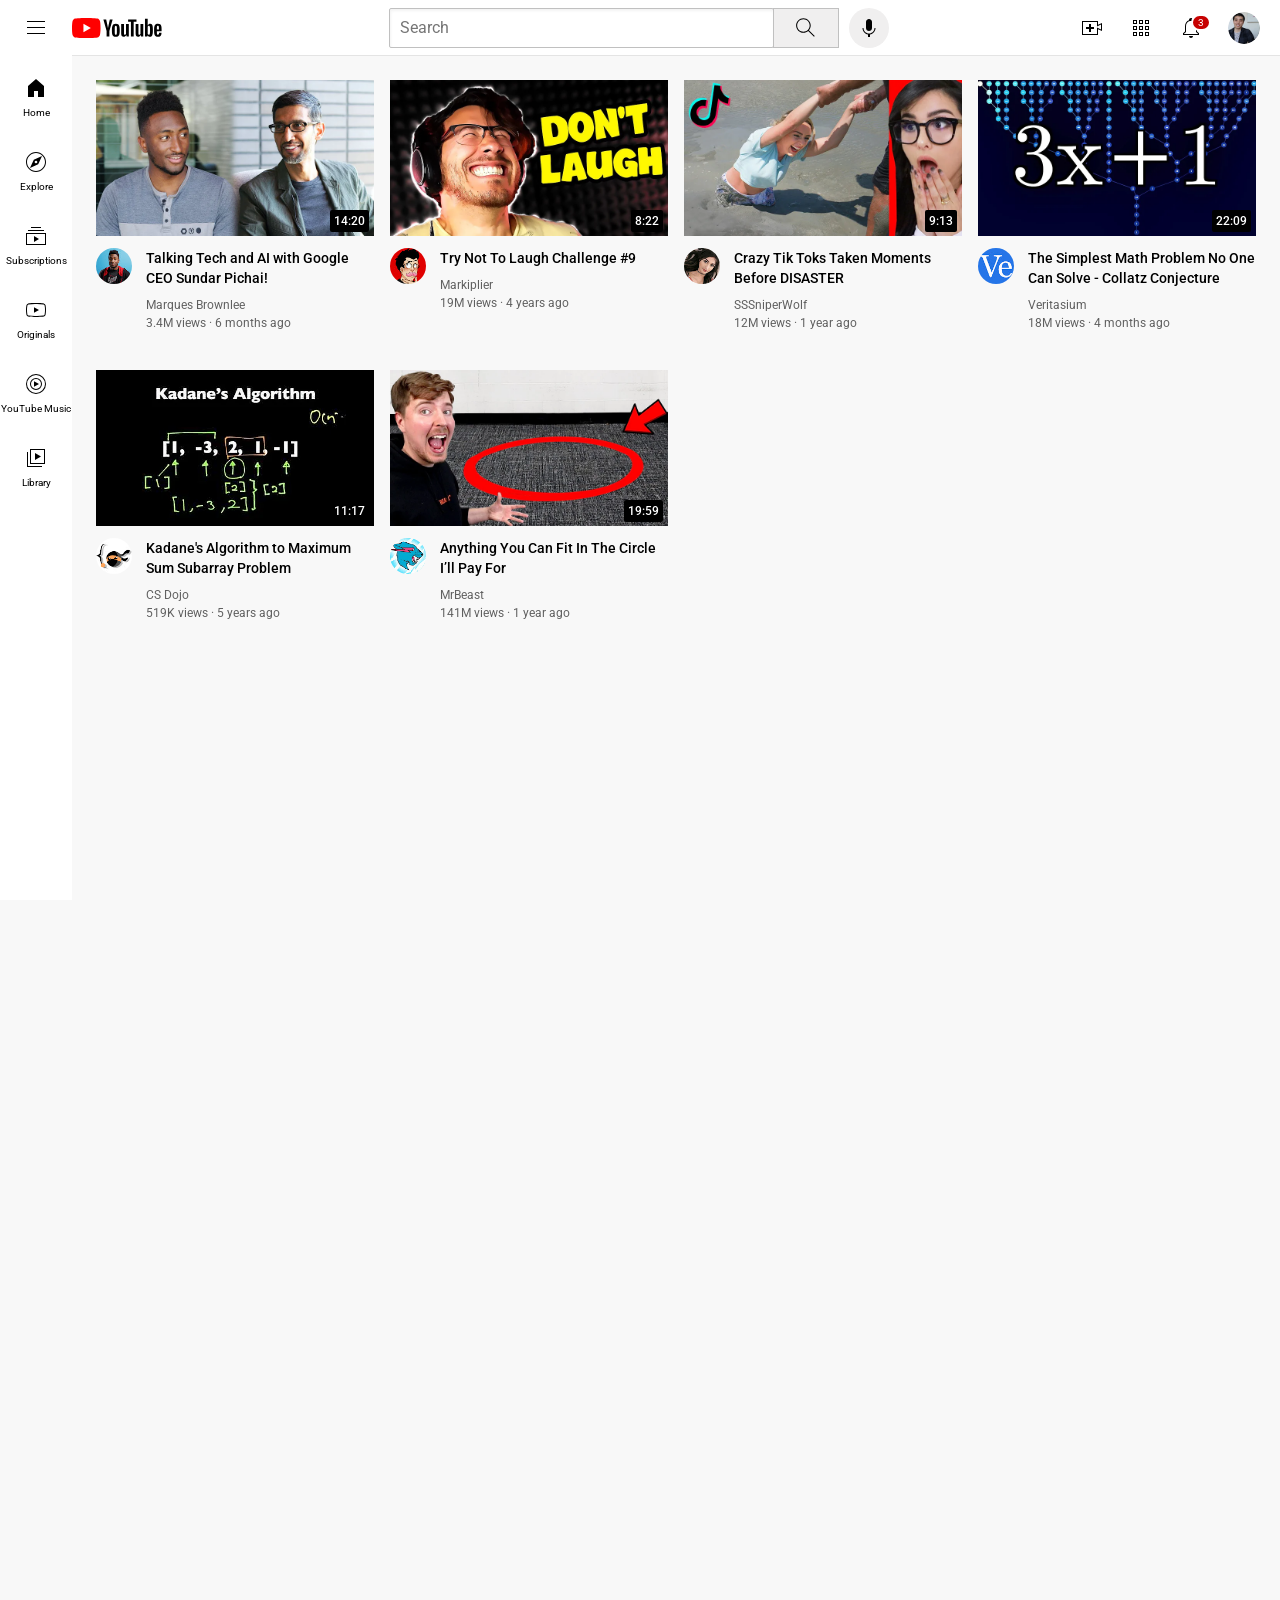
<file: index.html>
<!DOCTYPE html>
    <html>
        <head>


    <link rel="preconnect" href="https://fonts.googleapis.com">
    <link rel="preconnect" href="https://fonts.gstatic.com" crossorigin>
    <link href="https://fonts.googleapis.com/css2?family=Roboto:ital,wght@0,100..900;1,100..900&display=swap" rel="stylesheet">
    <title>Youtube.com Clone</title>

    <link rel="stylesheet" href="styles/general.css">
    <link rel="stylesheet" href="styles/header.css">
    <link rel="stylesheet" href="styles/video.css">
    <link rel="stylesheet" href="styles/sidebar.css">

        </head>
        <body>
                <div class="header">
                    <div class="left-section">
                        <img class="hamburger-menu" src="icons/hamburger-menu.svg">
                        <img class="youtube-logo" src="icons/youtube-logo.svg">
                    </div>
                    <div class="middle-section">
                        <input class="search-bar" type="text" placeholder="Search">
                        <button class="search-button">
                            <img class="search-icon" src="icons/search.svg">
                            <div class="tooltip"> Search</div>
                        </button>
                        <button class="voice-search-button">
                            <img class=voice-search-icon src="icons/voice-search-icon.svg">
                            <div class="tooltip"> Search with your voice</div>
                        </button>
                    </div>
                    <div class="right-section">
                        <div class="upload-icon-container">
                            <img class="upload-icon" src="icons/upload.svg">
                            <div class="tooltip">Create</div>
                        </div>
                         <div class="youtube-apps-icon-container">
                            <img class="youtube-apps-icon" src="icons/youtube-apps.svg">
                            <div class="tooltip">YouTube apps</div>
                         </div>
                        
                        <div class="notifications-icon-container">
                            <img class="notifications-icon" src="icons/notifications.svg">
                            <div class="notifications-count">3</div>
                            <div class="tooltip">Notifications</div>
                        </div>
                        <img class="current-user-picture" src="channel-pictures/my-channel.jpeg">
                    </div>
                    
                </div>
                <div class="sidebar">
                    <div class="sidebar-link">
                        <img src="icons/home.svg">
                        <div>Home</div>
                    </div>
                    <div class="sidebar-link">
                        <img src="icons/explore.svg">
                        <div>Explore</div>
                    </div>
                    <div class="sidebar-link">
                        <img src="icons/subscriptions.svg">
                        <div>Subscriptions</div>
                    </div>
                    <div class="sidebar-link">
                        <img src="icons/originals.svg">
                        <div>Originals</div>
                    </div>
                    <div class="sidebar-link">
                        <img src="icons/youtube-music.svg">
                        <div>YouTube Music</div>
                    </div>
                    <div class="sidebar-link">
                        <img src="icons/library.svg">
                        <div>Library</div>
                    </div>
                </div>
                
                <div class="video-grid">
                <div class="video-preview">
                    <div class="thumbnail-row">
                    <img class="thumbnail" src="thumbnails/thumbnail-1.webp">
                    <div class="video-time">
                        14:20
                    </div>
                    </div>
                    <div class="video-info-grid">
                        <div class="channel-picture">
                            <img class="profile-picture" src="channel-pictures/channel-1.jpeg">
                        </div>
                        <div class="video-info">
                        <p class="video-title">
                            Talking Tech and AI with Google CEO Sundar Pichai!
                        </p>
                        <p class="video-author">
                            Marques Brownlee
                        </p>
                        <p class="video-stats">
                            3.4M views · 6 months ago
                        </p>
                        </div>
                        
                        
                    </div>

                
                </div>


                
                <div class="video-preview">
                    <div class="thumbnail-row">
                        <img class="thumbnail" src="thumbnails/thumbnail-2.webp">
                        <div class="video-time">
                        8:22
                    </div>
                    </div>
                    <div class="video-info-grid">
                        <div class="channel-picture">
                            <img class="profile-picture" src="channel-pictures/channel-2.jpeg">
                            </div>
                            <div class="video-info">
                                <p class="video-title">
                                    Try Not To Laugh Challenge #9
                                </p>
                                <p class="video-author">
                                    Markiplier
                                </p>
                                <p class="video-stats">
                                    19M views · 4 years ago
                                </p>
                            </div>
                        </div>
                    </div>



                <div class="video-preview">
                    <div class="thumbnail-row">
                    <img class="thumbnail" src="thumbnails/thumbnail-3.webp">
                    <div class="video-time">
                        9:13
                    </div>
                    </div>
                    <div class="video-info-grid">
                        <div class="channel-picture">
                            <img class="profile-picture" src="channel-pictures/channel-3.jpeg">
                        </div>
                        <div class="video-info">
                        <p class="video-title">
                            Crazy Tik Toks Taken Moments Before DISASTER
                        </p>
                        <p class="video-author">
                            SSSniperWolf
                        </p>
                        <p class="video-stats">
                            12M views · 1 year ago
                        </p>
                        </div>
                        
                        
                    </div>

                
                </div>

                
                
                <div class="video-preview">
                    <div class="thumbnail-row">
                        <img class="thumbnail" src="thumbnails/thumbnail-4.webp">
                        <div class="video-time">
                        22:09
                    </div>
                    </div>
                    <div class="video-info-grid">
                        <div class="channel-picture">
                            <img class="profile-picture" src="channel-pictures/channel-4.jpeg">
                            </div>
                            <div class="video-info">
                                <p class="video-title">
                                    The Simplest Math Problem No One Can Solve - Collatz Conjecture
                                </p>
                                <p class="video-author">
                                    Veritasium
                                </p>
                                <p class="video-stats">
                                    18M views · 4 months ago
                                </p>
                            </div>
                        </div>
                    </div>



                <div class="video-preview">
                    <div class="thumbnail-row">
                    <img class="thumbnail" src="thumbnails/thumbnail-5.webp">
                    <div class="video-time">
                        11:17
                    </div>
                </div>
                    <div class="video-info-grid">
                        <div class="channel-picture">
                            <img class="profile-picture" src="channel-pictures/channel-5.jpeg">
                        </div>
                        <div class="video-info">
                        <p class="video-title">
                            
Kadane's Algorithm to Maximum Sum Subarray Problem
                        </p>
                        <p class="video-author">
                           CS Dojo
                        </p>
                        <p class="video-stats">
                            519K views · 5 years ago
                        </p>
                        </div>
                        
                        
                    </div>

                
                </div>

                
                
                <div class="video-preview">
                    <div class="thumbnail-row">
                        <img class="thumbnail" src="thumbnails/thumbnail-6.webp">
                        <div class="video-time">
                        19:59
                        </div>
                    </div>
                    <div class="video-info-grid">
                        <div class="channel-picture">
                            <img class="profile-picture" src="channel-pictures/channel-6.jpeg">
                            </div>
                            <div class="video-info">
                                <p class="video-title">
                                    
Anything You Can Fit In The Circle I’ll Pay For
                                </p>
                                <p class="video-author">
                                    MrBeast
                                </p>
                                <p class="video-stats">
                                    141M views · 1 year ago
                                </p>
                            </div>
                        </div>
                    </div>

                </div>
            
            

            
            
            


        </body>
    </html>
</file>
<file: styles/general.css>
p{
    font-family: roboto, arial;
    margin-top: 0px;
    margin-bottom: 0px;
}
body{
    background-color: rgb(248, 248, 248);
    margin: 0;
    padding-bottom: 1000px;
    padding-top: 80px;
    padding-left: 96px;
    padding-right: 24px
}
</file>
<file: styles/header.css>
.header{
    height:55px;
    display:flex;
    flex-direction: row;
    justify-content: space-between;
    position: fixed;
    top:0px;
    right:0px;
    left:0px;
    background-color: white;
    border-bottom-width: 1px;
    border-bottom-style: solid;
    border-bottom-color:rgb(228,228,228);
    z-index:1;
}
.left-section{
    display: flex;
    align-items: center;
}
.hamburger-menu{
    height: 24px;
    margin-right: 24px;
    margin-left: 24px;
}
.youtube-logo{
    height: 20px;
}
.middle-section{
    margin-left:70px;
    margin-right: 35px;
    flex: 1;
    display:flex;
    align-items: center;
    max-width: 500px;
}
.search-bar{
    flex:1;
    height: 36px;
    padding-left: 10px;
    font-size: 16px;
    font-family:roboto,arial;
    border: 1px solid rgb(192, 192, 192);
    border-radius: 2px;
    box-shadow: inset 1px 2px 3px rgba(0,0,0,0.05);
    width: 0;
}
.search-bar::placeholder{
    font-family:Roboto,arial;
    font-size: 16px;
}
.search-button{
    height: 40px;
    width: 66px;
    background-color: rgb(240, 239, 239);
    border-width: 1px;
    border-style: solid;
    border-color: rgb(192, 192, 192);
    margin-left: -1px;
    margin-right: 10px;
}
.search-button,
.voice-search-button,
.upload-icon-container,
.youtube-apps-icon-container,
.notifications-icon-container{
    position: relative;
    display:flex;
    justify-content: center;
    align-items: center;
    cursor:pointer;
}
.search-button .tooltip,
.voice-search-button .tooltip,
.upload-icon-container .tooltip,
.youtube-apps-icon-container .tooltip,
.notifications-icon-container .tooltip{
    font-family: roboto,arial;
    position: absolute;
    background-color: gray;
    color: white;
    padding-top: 4px;
    padding-bottom: 4px;
    padding-right: 8px;
    padding-left: 8px;
    bottom:-30px;
    border-radius: 2px;
    font-size: 12px;
    opacity: 0;
    transition: opacity 0.15s;
    pointer-events: none;
    white-space: nowrap;
}

.search-button:hover .tooltip,
.voice-search-button:hover .tooltip,
.upload-icon-container:hover .tooltip,
.youtube-apps-icon-container:hover .tooltip,
.notifications-icon-container:hover .tooltip{
    opacity: 1;
}
.search-icon{
    height: 25px;
}
.voice-search-button{
    height: 40px;
    width: 40px;
    border: none;
    border-radius: 20px;
    background-color: rgb(240, 239, 239);
}
.voice-search-icon{
    height: 24px;
}

.right-section{
    width: 180px;
    margin-right: 20px;
    display:flex;
    align-items: center;
    justify-content: space-between;
    flex-shrink:0;
}
.upload-icon{
    height: 24px;
}
.youtube-apps-icon{
    height:24px;
}
.notifications-icon{
    height:24px;
}
.notifications-icon-container{
    position:relative
}
.notifications-count{
    background-color: rgb(199, 1, 1);
    color: white;
    border-style: solid;
    border-color: white;
    border-width:2px;
    border-radius: 12px;
    position:absolute;
    top: -2px;
    right: -8px;
    font-size: 10px;
    padding-left: 5px;
    padding-right: 5px;
    padding-bottom: 1px;
    padding-top: 1px;
    font-family: roboto,arial;
}
.current-user-picture{
    height:32px;
    border-radius: 16px;
}
</file>
<file: styles/video.css>
.thumbnail{
    width: 100%;
}

.video-title{
    margin-top: 0px;
    margin-bottom: 10px;
    margin-left: 0px;
    font-size: 14px;
    font-weight: 500;
    line-height: 20px;
}
                
.video-info-grid{
    display: grid;
    grid-template-columns: 50px 1fr
}
.profile-picture{
    width: 36px;
    border-radius: 20px;
}
.thumbnail-row {
    margin-bottom: 8px;
    position: relative;
}
.video-time{
    font-family: roboto,arial;
    font-size: 12px;
    font-weight: 500;
    padding: 4px;
    border-radius: 2px;
    color: white;
    background-color: black;
    position:absolute;
    right: 5px;
    bottom: 8px;
}

.video-author,
.video-stats{
    font-size: 12px;
                    color: rgb(96, 96, 96);
}
.video-author{
    margin-bottom: 4px;
}
.video-grid{
    font-family: roboto,arial;
    display: grid;
    grid-template-columns: 1fr 1fr 1fr;
    column-gap: 16px;
    row-gap: 40px;
}
@media (max-width: 750px)  {
    .video-grid {
        grid-template-columns: 1fr 1fr;
    }
}
@media(min-width:1000px) {
    .video-grid{
        grid-template-columns: 1fr 1fr 1fr 1fr;
    }
}
</file>
<file: styles/sidebar.css>
.sidebar{
    position: fixed;
    left: 0px;
    bottom: 0px;
    top: 55px;
    width: 72px;
    background-color: white;
    z-index: 100;
    padding-top: 5px;
}
.sidebar-link{
    display: flex;
    flex-direction: column;
    justify-content: center;
    align-items: center;
    height: 74px;
}
.sidebar-link:hover{
    background-color: rgb(233, 231, 231);
    cursor: pointer;

}
.sidebar-link img{
    height: 24px;
    margin-bottom: 7px;
}
.sidebar-link div{
    font-family: roboto,arial;
    font-size: 10px;

}
</file>
